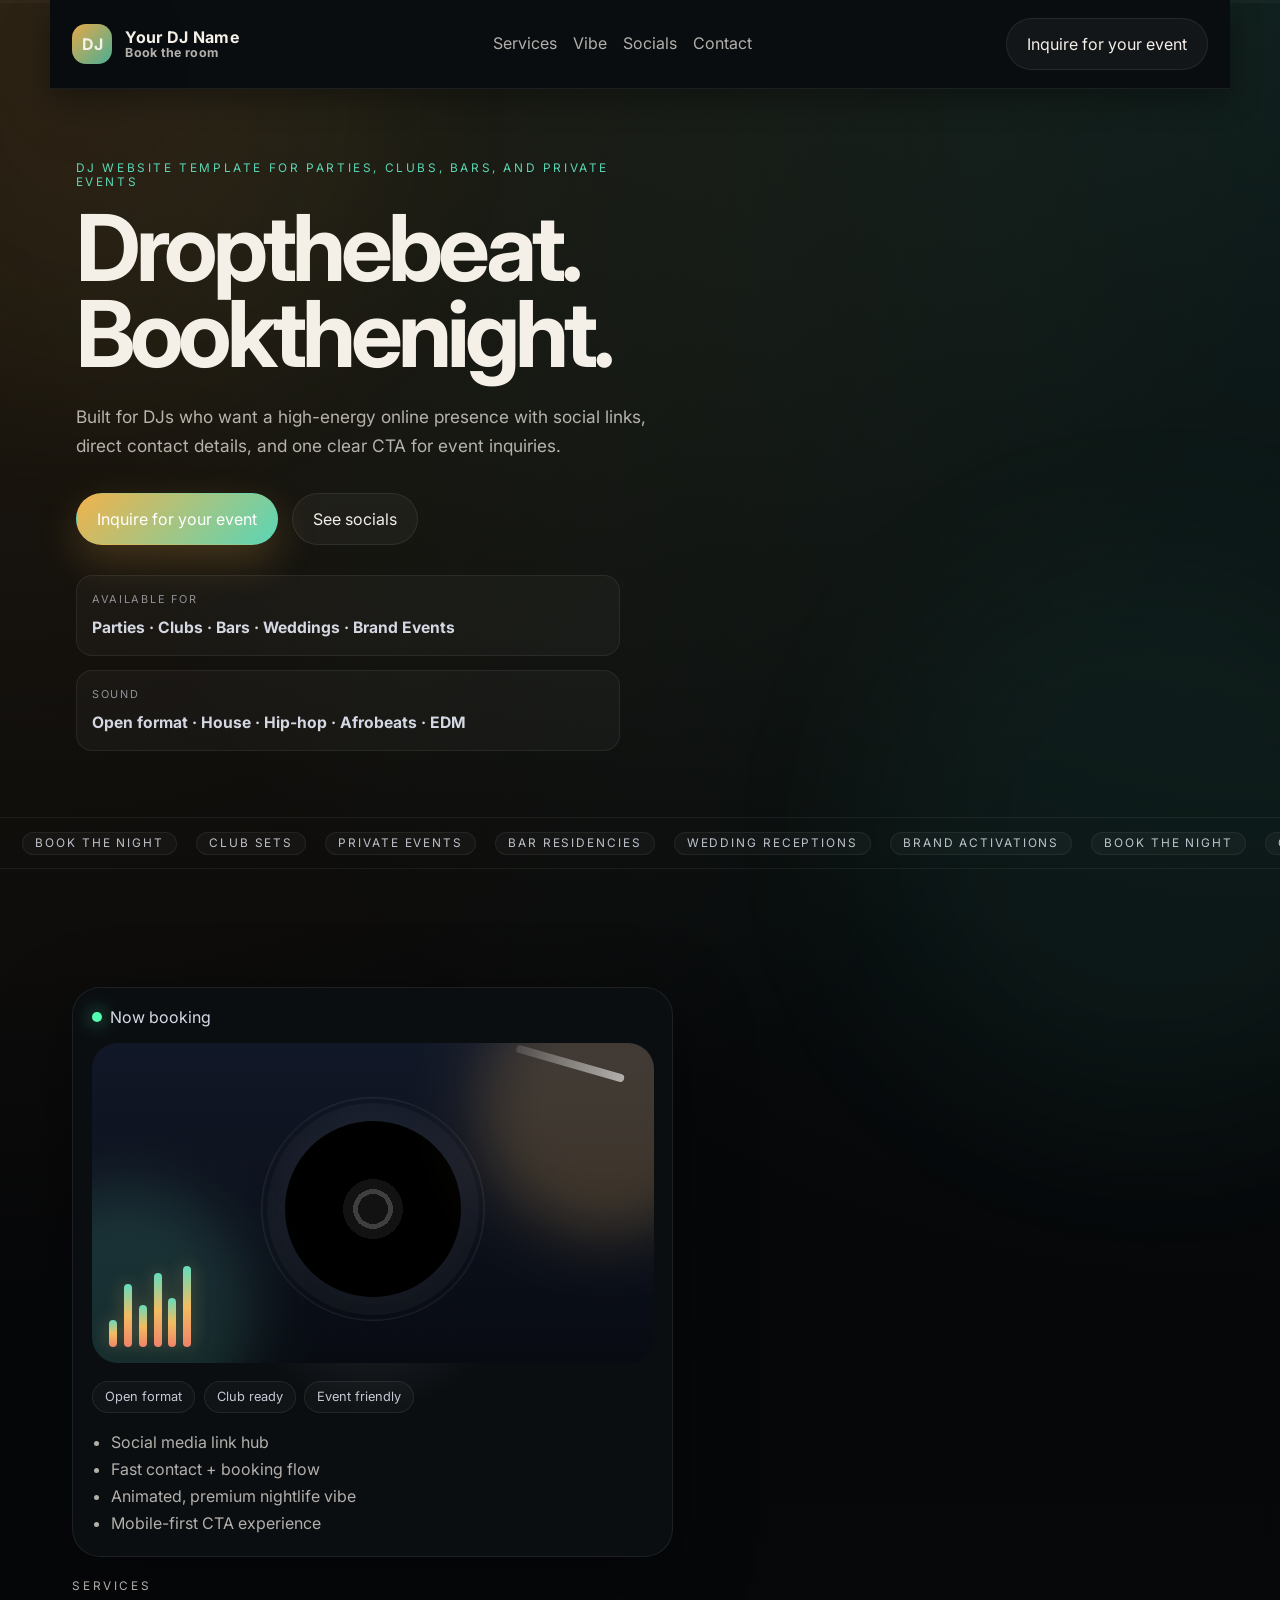
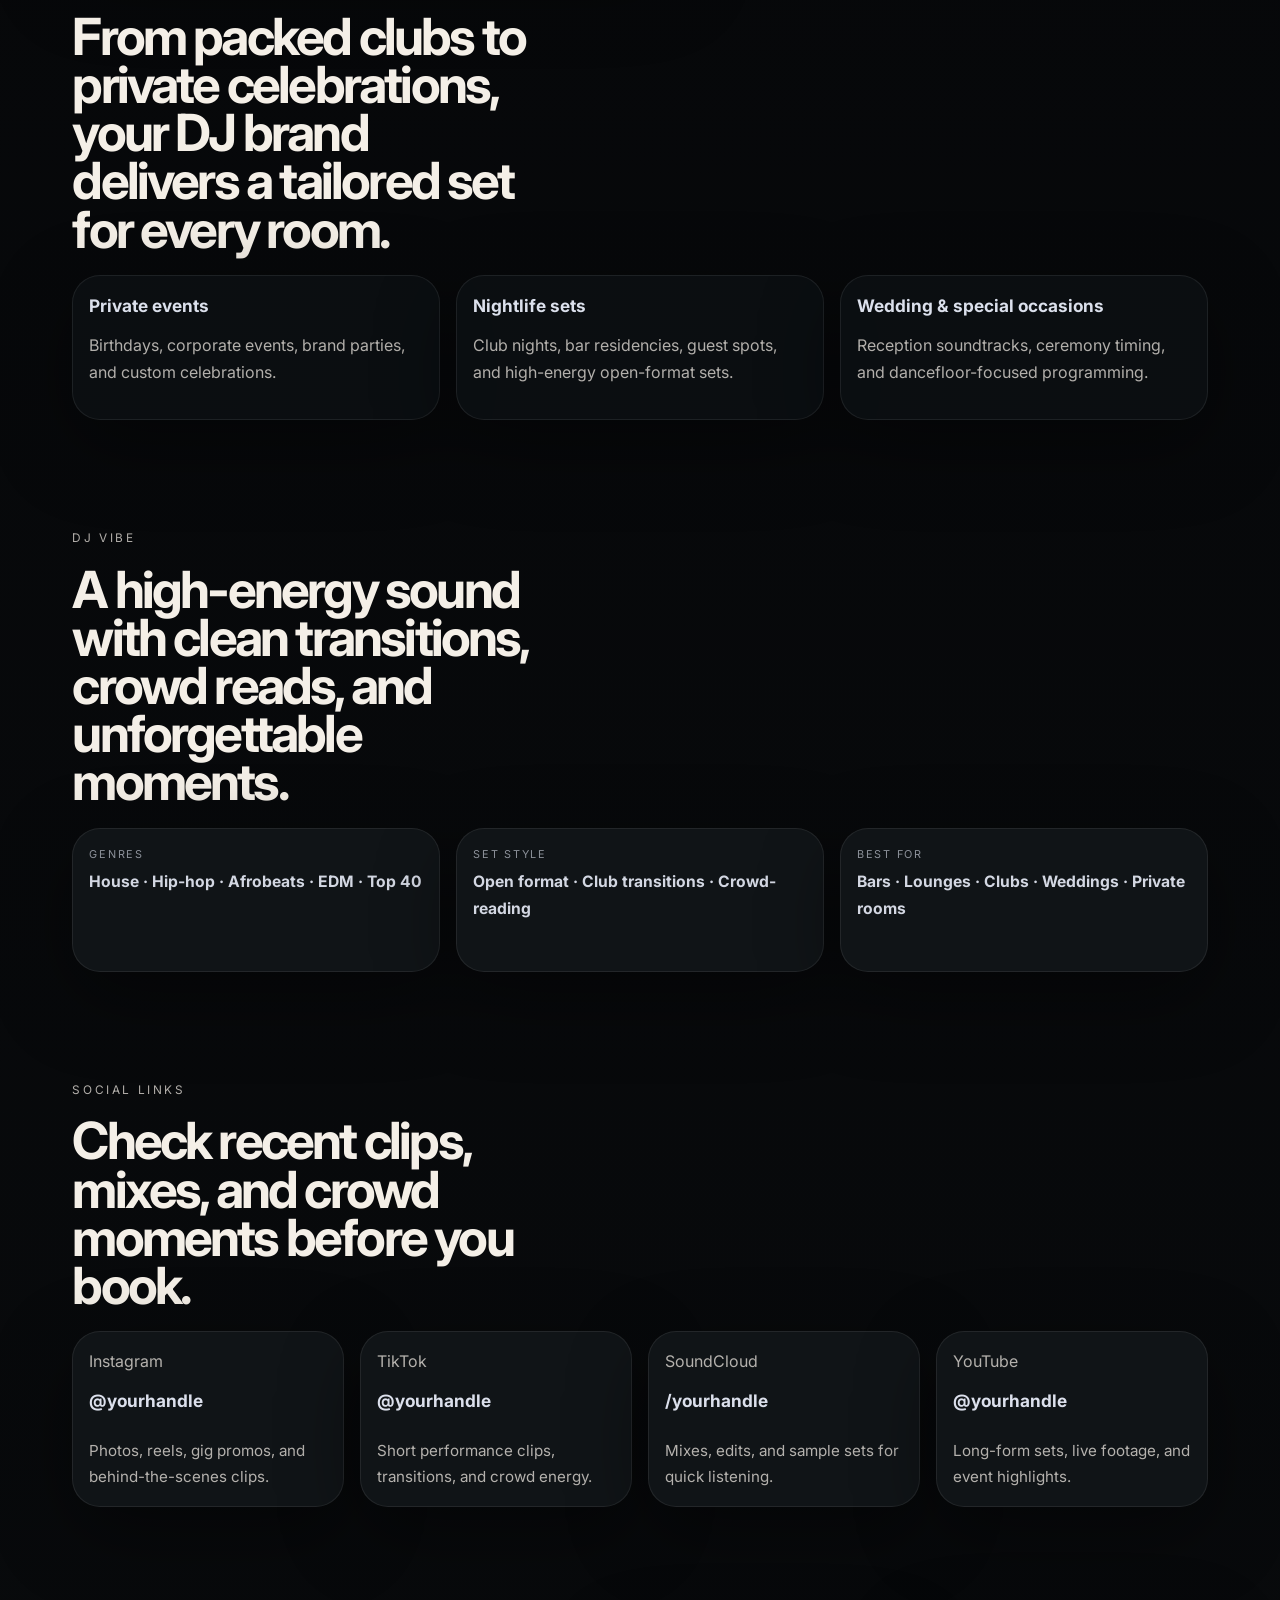
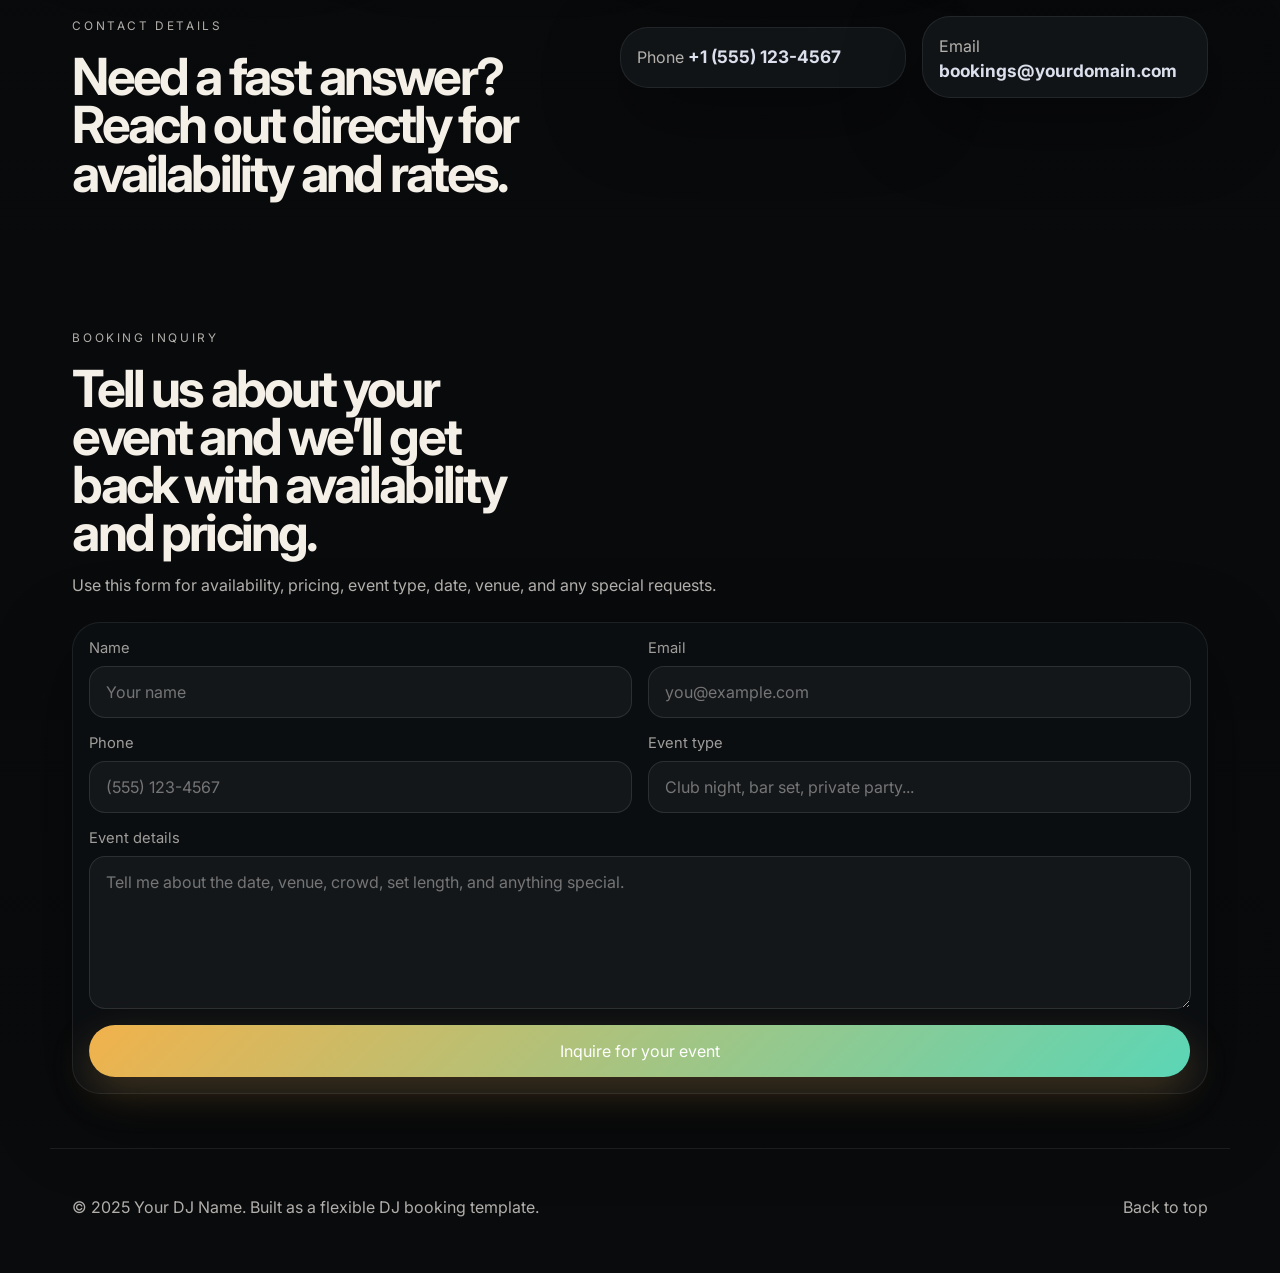
<file: index.html>
<!doctype html>
<html lang="en">
  <head>
    <meta charset="UTF-8" />
    <meta name="viewport" content="width=device-width, initial-scale=1.0" />
    <title>DJ Booking Template | Events, Clubs, Bars & Private Parties</title>
    <meta
      name="description"
      content="A unique, animated DJ website template for parties, clubs, bars, weddings, and private events. Show your socials, services, contact details, and inquiry form."
    />
    <meta property="og:title" content="DJ Booking Template" />
    <meta
      property="og:description"
      content="A premium, motion-rich website template for DJs booking parties, clubs, bars, and private events."
    />
    <meta property="og:type" content="website" />
    <meta name="theme-color" content="#070a10" />
    <link rel="preconnect" href="https://fonts.googleapis.com" />
    <link rel="preconnect" href="https://fonts.gstatic.com" crossorigin />
    <link
      href="https://fonts.googleapis.com/css2?family=Inter:wght@400;500;600;700;800;900&display=swap"
      rel="stylesheet"
    />
    <link rel="stylesheet" href="styles.css" />
    <script defer src="main.js"></script>
  </head>
  <body>
    <div class="progress-bar" aria-hidden="true"><span></span></div>
    <div class="ambient ambient-a" aria-hidden="true"></div>
    <div class="ambient ambient-b" aria-hidden="true"></div>

    <header class="site-header">
      <a class="brand" href="#top" aria-label="DJ booking template home">
        <span class="brand-mark">DJ</span>
        <span class="brand-copy">
          <strong>Your DJ Name</strong>
          <span>Book the room</span>
        </span>
      </a>

      <nav class="nav" aria-label="Primary">
        <a href="#services">Services</a>
        <a href="#vibe">Vibe</a>
        <a href="#socials">Socials</a>
        <a href="#contact">Contact</a>
      </nav>

      <a class="btn btn-ghost" href="#contact">Inquire for your event</a>
    </header>

    <main id="top">
      <section class="hero section reveal" data-hero>
        <div class="hero-copy">
          <p class="eyebrow">DJ website template for parties, clubs, bars, and private events</p>
          <h1 data-split-text>Drop the beat. Book the night.</h1>
          <p class="lede">
            Built for DJs who want a high-energy online presence with social links,
            direct contact details, and one clear CTA for event inquiries.
          </p>

          <div class="hero-actions">
            <a class="btn btn-primary magnetic" href="#contact">Inquire for your event</a>
            <a class="btn btn-secondary magnetic" href="#socials">See socials</a>
          </div>

          <div class="hero-meta">
            <div>
              <span>Available for</span>
              <strong>Parties · Clubs · Bars · Weddings · Brand Events</strong>
            </div>
            <div>
              <span>Sound</span>
              <strong>Open format · House · Hip-hop · Afrobeats · EDM</strong>
            </div>
          </div>
        </div>

        <div class="ticker" aria-hidden="true">
          <div class="ticker-track">
            <span>Book the night</span>
            <span>Club sets</span>
            <span>Private events</span>
            <span>Bar residencies</span>
            <span>Wedding receptions</span>
            <span>Brand activations</span>
            <span>Book the night</span>
            <span>Club sets</span>
            <span>Private events</span>
            <span>Bar residencies</span>
            <span>Wedding receptions</span>
            <span>Brand activations</span>
          </div>
        </div>

        <aside class="hero-card reveal" data-spotlight>
          <div class="card-top">
            <div>
              <span class="status-dot"></span>
              Now booking
            </div>
          </div>

          <div class="deck" aria-hidden="true">
            <div class="deck-platter"></div>
            <div class="deck-tonearm"></div>
            <div class="deck-bars">
              <span></span><span></span><span></span><span></span><span></span><span></span>
            </div>
            <div class="deck-ring"></div>
            <div class="light light-a"></div>
            <div class="light light-b"></div>
          </div>

          <div class="card-badges">
            <span>Open format</span>
            <span>Club ready</span>
            <span>Event friendly</span>
          </div>

          <ul class="card-list">
            <li>Social media link hub</li>
            <li>Fast contact + booking flow</li>
            <li>Animated, premium nightlife vibe</li>
            <li>Mobile-first CTA experience</li>
          </ul>
        </aside>
      </section>

      <section class="section reveal" id="services">
        <div class="section-heading">
          <p class="eyebrow">Services</p>
          <h2>From packed clubs to private celebrations, your DJ brand delivers a tailored set for every room.</h2>
        </div>

        <div class="grid three-up">
          <article class="feature-card reveal">
            <h3>Private events</h3>
            <p>Birthdays, corporate events, brand parties, and custom celebrations.</p>
          </article>
          <article class="feature-card reveal">
            <h3>Nightlife sets</h3>
            <p>Club nights, bar residencies, guest spots, and high-energy open-format sets.</p>
          </article>
          <article class="feature-card reveal">
            <h3>Wedding & special occasions</h3>
            <p>Reception soundtracks, ceremony timing, and dancefloor-focused programming.</p>
          </article>
        </div>
      </section>

      <section class="section reveal" id="vibe">
        <div class="section-heading">
          <p class="eyebrow">DJ vibe</p>
          <h2>A high-energy sound with clean transitions, crowd reads, and unforgettable moments.</h2>
        </div>

        <div class="vibe-grid">
          <article class="vibe-card reveal">
            <span>Genres</span>
            <strong>House · Hip-hop · Afrobeats · EDM · Top 40</strong>
          </article>
          <article class="vibe-card reveal">
            <span>Set style</span>
            <strong>Open format · Club transitions · Crowd-reading</strong>
          </article>
          <article class="vibe-card reveal">
            <span>Best for</span>
            <strong>Bars · Lounges · Clubs · Weddings · Private rooms</strong>
          </article>
        </div>
      </section>

      <section class="section reveal" id="socials">
        <div class="section-heading">
          <p class="eyebrow">Social links</p>
          <h2>Check recent clips, mixes, and crowd moments before you book.</h2>
        </div>

        <div class="social-grid">
          <a class="social-card reveal magnetic" href="https://instagram.com/yourhandle" target="_blank" rel="noreferrer">
            <span>Instagram</span>
            <strong>@yourhandle</strong>
            <p>Photos, reels, gig promos, and behind-the-scenes clips.</p>
          </a>
          <a class="social-card reveal magnetic" href="https://tiktok.com/@yourhandle" target="_blank" rel="noreferrer">
            <span>TikTok</span>
            <strong>@yourhandle</strong>
            <p>Short performance clips, transitions, and crowd energy.</p>
          </a>
          <a class="social-card reveal magnetic" href="https://soundcloud.com/yourhandle" target="_blank" rel="noreferrer">
            <span>SoundCloud</span>
            <strong>/yourhandle</strong>
            <p>Mixes, edits, and sample sets for quick listening.</p>
          </a>
          <a class="social-card reveal magnetic" href="https://youtube.com/@yourhandle" target="_blank" rel="noreferrer">
            <span>YouTube</span>
            <strong>@yourhandle</strong>
            <p>Long-form sets, live footage, and event highlights.</p>
          </a>
        </div>
      </section>

      <section class="section split reveal" id="contact-details">
        <div class="section-heading">
          <p class="eyebrow">Contact details</p>
          <h2>Need a fast answer? Reach out directly for availability and rates.</h2>
        </div>
        <div class="contact-strip">
          <a class="contact-item magnetic" href="tel:+17145551287">
            <span>Phone</span>
            <strong>+1 (555) 123-4567</strong>
          </a>
          <a class="contact-item magnetic" href="mailto:bookings@yourdomain.com">
            <span>Email</span>
            <strong>bookings@yourdomain.com</strong>
          </a>
        </div>
      </section>

      <section class="section reveal" id="contact">
        <div class="section-heading">
          <p class="eyebrow">Booking inquiry</p>
          <h2>Tell us about your event and we’ll get back with availability and pricing.</h2>
          <p>
            Use this form for availability, pricing, event type, date, venue, and any special requests.
          </p>
        </div>

        <form class="contact-form" action="https://formspree.io/f/your-form-id" method="POST">
          <div class="form-grid">
            <label>
              <span>Name</span>
              <input type="text" name="name" placeholder="Your name" required />
            </label>
            <label>
              <span>Email</span>
              <input type="email" name="email" placeholder="you@example.com" required />
            </label>
            <label>
              <span>Phone</span>
              <input type="tel" name="phone" placeholder="(555) 123-4567" />
            </label>
            <label>
              <span>Event type</span>
              <input type="text" name="event_type" placeholder="Club night, bar set, private party..." required />
            </label>
            <label class="full">
              <span>Event details</span>
              <textarea name="message" rows="6" placeholder="Tell me about the date, venue, crowd, set length, and anything special." required></textarea>
            </label>
          </div>
          <button class="btn btn-primary btn-submit magnetic" type="submit">Inquire for your event</button>
        </form>
      </section>
    </main>

    <footer class="site-footer">
      <p>© 2025 Your DJ Name. Built as a flexible DJ booking template.</p>
      <a href="#top">Back to top</a>
    </footer>

    <div class="mobile-cta" aria-label="Quick booking actions">
      <a class="mobile-cta-primary" href="#contact">Inquire for your event</a>
      <a class="mobile-cta-secondary" href="tel:+15551234567">Call</a>
    </div>
  </body>
</html>
</file>
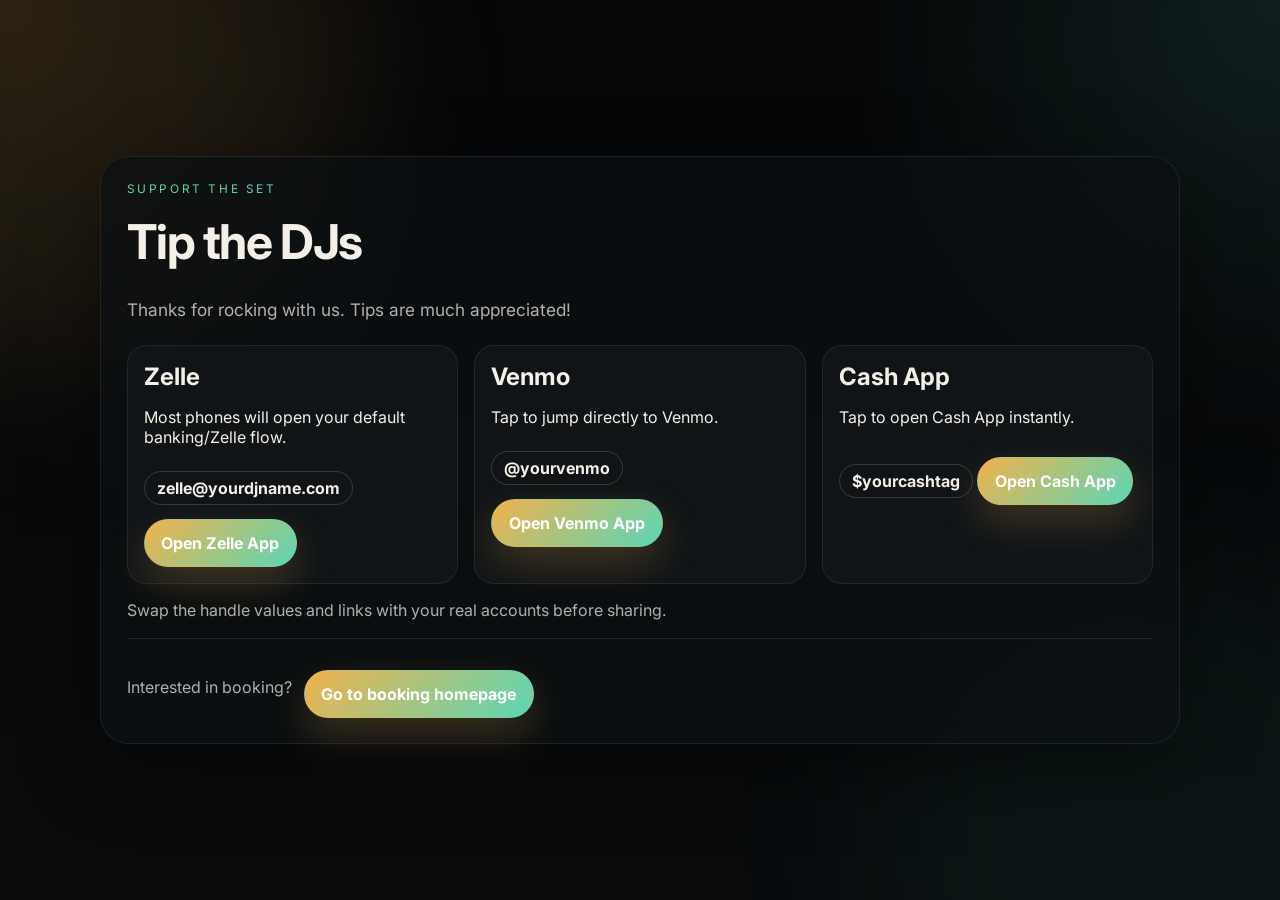
<file: tips/index.html>
<!doctype html>
<html lang="en">
  <head>
    <meta charset="UTF-8" />
    <meta name="viewport" content="width=device-width, initial-scale=1.0" />
    <title>Support the DJs | Your DJ Name</title>
    <meta name="robots" content="noindex, nofollow" />
    <meta name="description" content="Tip the DJs via Zelle, Venmo, or Cash App." />
    <link rel="preconnect" href="https://fonts.googleapis.com" />
    <link rel="preconnect" href="https://fonts.gstatic.com" crossorigin />
    <link
      href="https://fonts.googleapis.com/css2?family=Inter:wght@400;500;600;700;800&display=swap"
      rel="stylesheet"
    />
    <link rel="stylesheet" href="../styles.css" />
  </head>
  <body class="tips-page">
    <div class="ambient ambient-a" aria-hidden="true"></div>
    <div class="ambient ambient-b" aria-hidden="true"></div>

    <main class="tips-wrap reveal is-visible">
      <section class="tips-panel" data-spotlight>
        <p class="eyebrow">Support the set</p>
        <h1>Tip the DJs</h1>
        <p class="lede">Thanks for rocking with us. Tips are much appreciated!</p>

        <div class="tips-grid">
          <article class="tip-card">
            <h2>Zelle</h2>
            <p>Most phones will open your default banking/Zelle flow.</p>
            <div class="tip-handle">zelle@yourdjname.com</div>
            <a
              class="tip-link tip-app-link"
              href="https://www.zellepay.com/"
              data-ios="zelle://"
              data-android="zelle://"
              data-fallback="https://www.zellepay.com/"
            >
              Open Zelle App
            </a>
          </article>

          <article class="tip-card">
            <h2>Venmo</h2>
            <p>Tap to jump directly to Venmo.</p>
            <div class="tip-handle">@yourvenmo</div>
            <a
              class="tip-link tip-app-link"
              href="https://venmo.com/yourvenmo"
              data-ios="venmo://users/yourvenmo"
              data-android="venmo://users/yourvenmo"
              data-fallback="https://venmo.com/yourvenmo"
            >
              Open Venmo App
            </a>
          </article>

          <article class="tip-card">
            <h2>Cash App</h2>
            <p>Tap to open Cash App instantly.</p>
            <div class="tip-handle">$yourcashtag</div>
            <a
              class="tip-link tip-app-link"
              href="https://cash.app/$yourcashtag"
              data-ios="cashapp://cash/$yourcashtag"
              data-android="cashapp://cash/$yourcashtag"
              data-fallback="https://cash.app/$yourcashtag"
            >
              Open Cash App
            </a>
          </article>
        </div>

        <p class="tips-note">
          Swap the handle values and links with your real accounts before sharing.
        </p>

        <div class="tips-booking-cta">
          <p>Interested in booking?</p>
          <a class="tip-link" href="/">Go to booking homepage</a>
        </div>
      </section>
    </main>

    <script>
      (function () {
        const isIOS = /iPhone|iPad|iPod/i.test(navigator.userAgent);
        const isAndroid = /Android/i.test(navigator.userAgent);

        document.querySelectorAll('.tip-app-link').forEach((link) => {
          link.addEventListener('click', (e) => {
            const ios = link.dataset.ios;
            const android = link.dataset.android;
            const fallback = link.dataset.fallback || link.href;
            const deepLink = isIOS ? ios : isAndroid ? android : null;

            if (!deepLink) return;

            e.preventDefault();
            const start = Date.now();
            window.location.href = deepLink;

            setTimeout(() => {
              // if app didn't open, fallback to web
              if (Date.now() - start < 1600) {
                window.location.href = fallback;
              }
            }, 900);
          });
        });
      })();
    </script>
  </body>
</html>
</file>
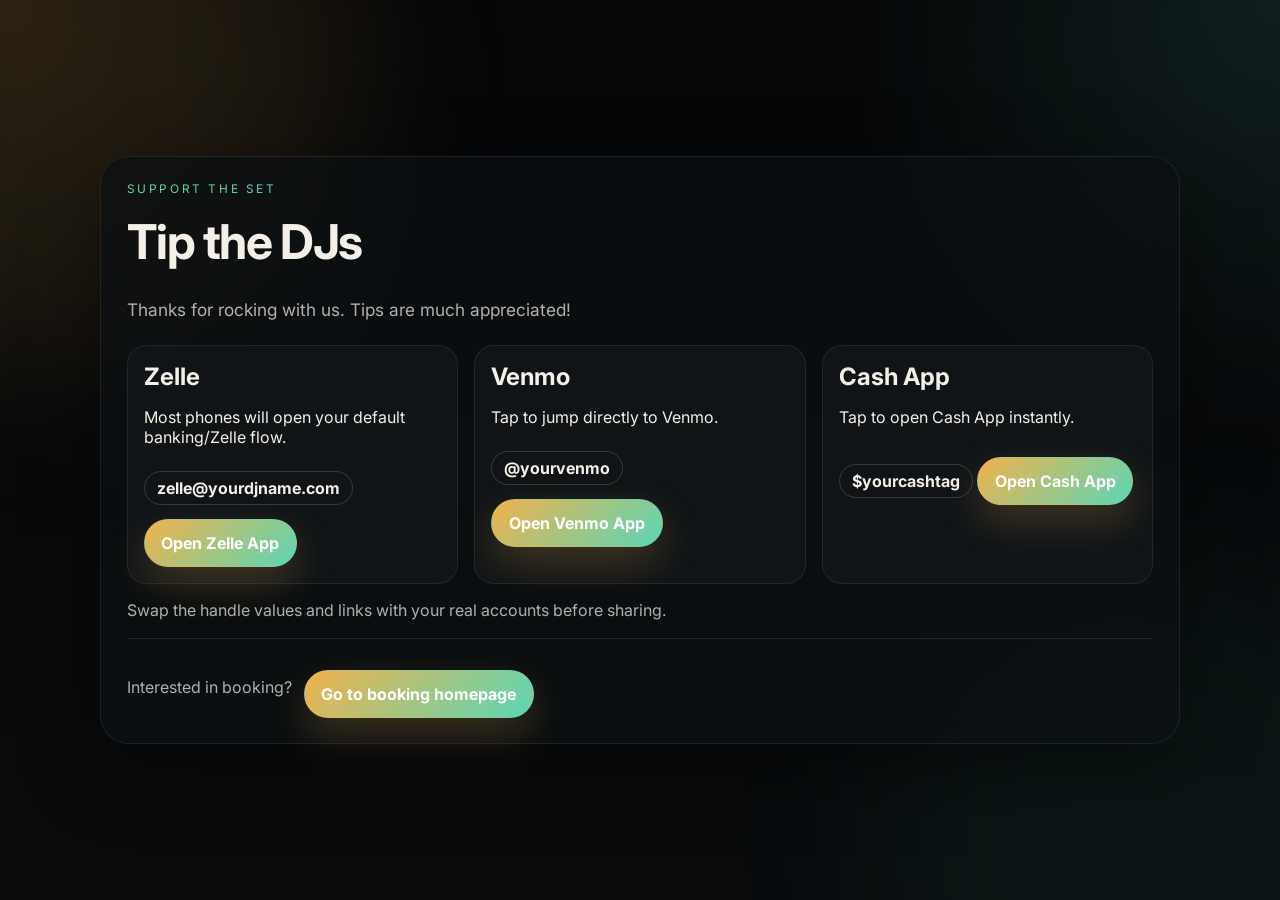
<file: tips.html>
<!doctype html>
<html lang="en">
  <head>
    <meta charset="UTF-8" />
    <meta name="viewport" content="width=device-width, initial-scale=1.0" />
    <title>Support the DJs | Your DJ Name</title>
    <meta name="robots" content="noindex, nofollow" />
    <meta name="description" content="Tip the DJs via Zelle, Venmo, or Cash App." />
    <link rel="preconnect" href="https://fonts.googleapis.com" />
    <link rel="preconnect" href="https://fonts.gstatic.com" crossorigin />
    <link
      href="https://fonts.googleapis.com/css2?family=Inter:wght@400;500;600;700;800&display=swap"
      rel="stylesheet"
    />
    <link rel="stylesheet" href="styles.css" />
  </head>
  <body class="tips-page">
    <div class="ambient ambient-a" aria-hidden="true"></div>
    <div class="ambient ambient-b" aria-hidden="true"></div>

    <main class="tips-wrap reveal is-visible">
      <section class="tips-panel" data-spotlight>
        <p class="eyebrow">Support the set</p>
        <h1>Tip the DJs</h1>
        <p class="lede">Thanks for rocking with us. Tips are much appreciated!</p>

        <div class="tips-grid">
          <article class="tip-card">
            <h2>Zelle</h2>
            <p>Most phones will open your default banking/Zelle flow.</p>
            <div class="tip-handle">zelle@yourdjname.com</div>
            <a
              class="tip-link tip-app-link"
              href="https://www.zellepay.com/"
              data-ios="zelle://"
              data-android="zelle://"
              data-fallback="https://www.zellepay.com/"
            >
              Open Zelle App
            </a>
          </article>

          <article class="tip-card">
            <h2>Venmo</h2>
            <p>Tap to jump directly to Venmo.</p>
            <div class="tip-handle">@yourvenmo</div>
            <a
              class="tip-link tip-app-link"
              href="https://venmo.com/yourvenmo"
              data-ios="venmo://users/yourvenmo"
              data-android="venmo://users/yourvenmo"
              data-fallback="https://venmo.com/yourvenmo"
            >
              Open Venmo App
            </a>
          </article>

          <article class="tip-card">
            <h2>Cash App</h2>
            <p>Tap to open Cash App instantly.</p>
            <div class="tip-handle">$yourcashtag</div>
            <a
              class="tip-link tip-app-link"
              href="https://cash.app/$yourcashtag"
              data-ios="cashapp://cash/$yourcashtag"
              data-android="cashapp://cash/$yourcashtag"
              data-fallback="https://cash.app/$yourcashtag"
            >
              Open Cash App
            </a>
          </article>
        </div>

        <p class="tips-note">
          Swap the handle values and links with your real accounts before sharing.
        </p>

        <div class="tips-booking-cta">
          <p>Interested in booking?</p>
          <a class="tip-link" href="/">Go to booking homepage</a>
        </div>
      </section>
    </main>

    <script>
      (function () {
        const isIOS = /iPhone|iPad|iPod/i.test(navigator.userAgent);
        const isAndroid = /Android/i.test(navigator.userAgent);

        document.querySelectorAll('.tip-app-link').forEach((link) => {
          link.addEventListener('click', (e) => {
            const ios = link.dataset.ios;
            const android = link.dataset.android;
            const fallback = link.dataset.fallback || link.href;
            const deepLink = isIOS ? ios : isAndroid ? android : null;

            if (!deepLink) return;

            e.preventDefault();
            const start = Date.now();
            window.location.href = deepLink;

            setTimeout(() => {
              // if app didn't open, fallback to web
              if (Date.now() - start < 1600) {
                window.location.href = fallback;
              }
            }, 900);
          });
        });
      })();
    </script>
  </body>
</html>
</file>
<file: styles.css>
:root {
  --bg: #06080b;
  --bg-soft: #101418;
  --panel: rgba(12, 16, 19, 0.86);
  --panel-strong: rgba(17, 21, 24, 0.96);
  --border: rgba(255, 255, 255, 0.08);
  --text: #f4efe7;
  --muted: rgba(244, 239, 231, 0.72);
  --accent: #f1b24c;
  --accent-2: #5bd6b6;
  --accent-3: #ef6f55;
  --shadow: 0 24px 80px rgba(0, 0, 0, 0.42);
  --radius-xl: 28px;
  --radius-lg: 20px;
  --radius-md: 16px;
  --mx: 50%;
  --my: 50%;
}

* { box-sizing: border-box; }
html { scroll-behavior: smooth; }
body {
  margin: 0;
  font-family: Inter, system-ui, -apple-system, BlinkMacSystemFont, sans-serif;
  color: var(--text);
  background:
    radial-gradient(circle at top left, rgba(241, 178, 76, 0.12), transparent 28%),
    radial-gradient(circle at top right, rgba(91, 214, 182, 0.12), transparent 28%),
    linear-gradient(180deg, #050608 0%, #090b0d 100%);
  min-height: 100vh;
  overflow-x: hidden;
}

a { color: inherit; text-decoration: none; }
button, input, textarea { font: inherit; }

.progress-bar {
  position: fixed;
  top: 0;
  left: 0;
  width: 100%;
  height: 3px;
  z-index: 20;
  background: rgba(255,255,255,0.03);
}
.progress-bar span {
  display: block;
  height: 100%;
  width: 0;
  background: linear-gradient(90deg, var(--accent), var(--accent-2), var(--accent-3));
  box-shadow: 0 0 20px rgba(241, 178, 76, 0.28);
}

.ambient {
  position: fixed;
  width: 36rem;
  height: 36rem;
  border-radius: 50%;
  filter: blur(90px);
  opacity: 0.34;
  pointer-events: none;
  z-index: 0;
  transform: translate3d(0, 0, 0);
}
.ambient-a { top: -11rem; left: -12rem; background: rgba(241, 178, 76, 0.16); }
.ambient-b { bottom: -14rem; right: -10rem; background: rgba(91, 214, 182, 0.16); }

.site-header,
main,
.site-footer {
  position: relative;
}

main,
.site-footer {
  z-index: 0;
}

.site-header {
  max-width: 1180px;
  margin: 0 auto;
  padding: 1.1rem 1.4rem;
  display: flex;
  align-items: center;
  justify-content: space-between;
  gap: 1rem;
  position: sticky;
  top: 0;
  z-index: 1000;
  background: #0a0d10;
  border-bottom: 1px solid rgba(255,255,255,0.08);
  box-shadow: 0 10px 32px rgba(0, 0, 0, 0.32);
  transition: transform 220ms ease;
}
.brand {
  display: inline-flex;
  align-items: center;
  gap: 0.8rem;
  font-weight: 700;
  letter-spacing: 0.02em;
}
.brand-mark {
  width: 2.5rem;
  height: 2.5rem;
  display: grid;
  place-items: center;
  border-radius: 14px;
  background: linear-gradient(135deg, rgba(241, 178, 76, 0.95), rgba(91, 214, 182, 0.8));
  box-shadow: var(--shadow);
}
.brand-copy {
  display: grid;
  line-height: 1.05;
}
.brand-copy strong { font-size: 1rem; }
.brand-copy span { color: var(--muted); font-size: 0.78rem; }

.nav {
  display: flex;
  align-items: center;
  gap: 1rem;
  color: var(--muted);
}
.nav a {
  position: relative;
  padding-bottom: 0.15rem;
}
.nav a::after {
  content: '';
  position: absolute;
  left: 0;
  bottom: 0;
  width: 100%;
  height: 1px;
  background: linear-gradient(90deg, transparent, rgba(255,255,255,0.8), transparent);
  transform: scaleX(0);
  transform-origin: center;
  transition: transform 180ms ease;
}
.nav a:hover::after { transform: scaleX(1); }

.section,
.site-footer {
  max-width: 1180px;
  margin: 0 auto;
  padding: 3.4rem 1.4rem;
}
.hero {
  padding-top: 3.4rem;
  display: grid;
  grid-template-columns: 1fr;
  gap: 1rem;
  align-items: stretch;
  min-height: auto;
}

/* Desktop polish: keep hero balanced so web view doesn't feel stacked/funky */
@media (min-width: 1081px) {
  .hero {
    grid-template-columns: minmax(0, 1.08fr) minmax(0, 0.92fr);
    gap: 1.4rem;
    align-items: start;
  }

  .hero-copy {
    padding-right: 1.2rem;
  }

  .hero-card {
    margin-top: 0.4rem;
    position: sticky;
    top: 5.6rem;
  }

  .ticker {
    grid-column: 1 / -1;
    margin-top: 0.8rem;
  }

  .section-heading h2 {
    max-width: 18ch;
  }

  .split {
    grid-template-columns: minmax(0, 1fr) minmax(0, 1.15fr);
    gap: 1.25rem;
  }
}
.hero-copy,
.hero-card,
.feature-card,
.vibe-card,
.social-card,
.contact-item,
.contact-form {
  border-radius: var(--radius-xl);
  border: 1px solid var(--border);
  background: var(--panel);
  box-shadow: var(--shadow);
}
.hero-copy {
  padding: 1.1rem 0.2rem;
  background: transparent;
  border: 0;
  box-shadow: none;
  max-width: none;
}
.hero-copy h1,
.section-heading h2 {
  margin: 0;
  line-height: 0.94;
  letter-spacing: -0.055em;
}
.hero-copy h1 { font-size: clamp(3.1rem, 7.2vw, 6.8rem); max-width: 11ch; }
.section-heading h2 { font-size: clamp(2rem, 4vw, 3.45rem); max-width: 14ch; }
.eyebrow {
  margin: 0 0 1rem;
  text-transform: uppercase;
  letter-spacing: 0.22em;
  font-size: 0.74rem;
  color: var(--accent-2);
}
.lede,
.section-heading p,
.card-list,
.contact-item span,
.social-card span,
.feature-card p,
.vibe-card span,
.vibe-card strong,
.hero-meta span,
.hero-meta strong,
.footer-copy,
.social-card p {
  color: var(--muted);
  line-height: 1.7;
}
.lede { max-width: 60ch; font-size: 1.08rem; margin: 1.5rem 0 0; }
.hero-actions {
  display: flex;
  flex-wrap: wrap;
  gap: 0.9rem;
  margin-top: 2rem;
}
.btn {
  display: inline-flex;
  align-items: center;
  justify-content: center;
  min-height: 3.25rem;
  padding: 0.95rem 1.25rem;
  border-radius: 999px;
  border: 1px solid transparent;
  transition: transform 180ms ease, border-color 180ms ease, background 180ms ease, box-shadow 180ms ease;
}
.btn:hover { transform: translateY(-2px); }
.btn-primary {
  background: linear-gradient(135deg, var(--accent), var(--accent-2));
  color: white;
  box-shadow: 0 16px 40px rgba(241, 178, 76, 0.22);
}
.btn-secondary,
.btn-ghost {
  background: rgba(255,255,255,0.04);
  border-color: var(--border);
}
.btn-secondary:hover,
.btn-ghost:hover { border-color: rgba(255,255,255,0.22); }
.hero-meta {
  margin-top: 1.9rem;
  display: grid;
  grid-template-columns: 1fr;
  gap: 0.9rem;
  max-width: 34rem;
}
.hero-meta div {
  padding: 0.85rem 0.95rem;
  border-radius: var(--radius-md);
  background: rgba(255,255,255,0.03);
  border: 1px solid rgba(255,255,255,0.07);
}
.hero-meta span,
.vibe-card span {
  display: block;
  text-transform: uppercase;
  letter-spacing: 0.16em;
  font-size: 0.68rem;
  margin-bottom: 0.4rem;
  color: rgba(238,242,255,0.56);
}
.hero-meta strong,
.vibe-card strong { font-size: 0.98rem; color: rgba(238,242,255,0.88); }
.ticker {
  margin-top: 1.6rem;
  overflow: hidden;
  width: 100vw;
  max-width: 100vw;
  margin-left: calc(50% - 50vw);
  margin-right: calc(50% - 50vw);
  padding: 0.85rem max(1.4rem, env(safe-area-inset-left)) 0.85rem max(1.4rem, env(safe-area-inset-right));
  border-top: 1px solid rgba(255,255,255,0.06);
  border-bottom: 1px solid rgba(255,255,255,0.06);
}
.ticker-track {
  display: inline-flex;
  gap: 1.2rem;
  white-space: nowrap;
  animation: marquee 18s linear infinite;
  text-transform: uppercase;
  letter-spacing: 0.16em;
  font-size: 0.74rem;
  color: rgba(238,242,255,0.78);
}
.ticker-track span {
  padding: 0.2rem 0.75rem;
  border-radius: 999px;
  background: rgba(255,255,255,0.03);
  border: 1px solid rgba(255,255,255,0.06);
}
.hero-card {
  position: relative;
  padding: 1.15rem;
  backdrop-filter: blur(20px);
  overflow: hidden;
  width: 100%;
}
.hero-card::before {
  content: '';
  position: absolute;
  inset: 0;
  background: radial-gradient(circle at var(--mx) var(--my), rgba(255,255,255,0.12), transparent 34%);
  pointer-events: none;
}
.card-top,
.contact-strip {
  display: flex;
  align-items: center;
  justify-content: space-between;
  gap: 1rem;
}
.card-top { position: relative; z-index: 1; }
.card-top > div { display: inline-flex; align-items: center; gap: 0.55rem; color: rgba(238,242,255,0.9); }
.status-dot {
  width: 0.62rem;
  height: 0.62rem;
  border-radius: 50%;
  background: #53ffb1;
  box-shadow: 0 0 18px rgba(83,255,177,0.75);
}
.pill {
  padding: 0.35rem 0.75rem;
  border-radius: 999px;
  background: rgba(255,255,255,0.08);
  font-size: 0.82rem;
}
.deck {
  position: relative;
  height: 20rem;
  margin: 1rem 0 1.15rem;
  border-radius: 26px;
  overflow: hidden;
  background:
    radial-gradient(circle at center, rgba(255,255,255,0.08), transparent 32%),
    linear-gradient(180deg, rgba(18,25,41,0.95), rgba(8,11,18,0.98));
}
.deck::after {
  content: '';
  position: absolute;
  inset: 0;
  background-image:
    linear-gradient(rgba(255,255,255,0.03) 1px, transparent 1px),
    linear-gradient(90deg, rgba(255,255,255,0.03) 1px, transparent 1px);
  background-size: 30px 30px;
  opacity: 0.18;
  pointer-events: none;
}
.deck-platter,
.deck-ring {
  position: absolute;
  left: 50%;
  top: 52%;
  transform: translate(-50%, -50%);
  border-radius: 50%;
}
.deck-platter {
  width: 11rem;
  height: 11rem;
  background:
    radial-gradient(circle at center, #121212 0 12%, #3f3f3f 12% 16%, #121212 16% 24%, #000 24% 100%);
  box-shadow: 0 0 0 18px rgba(255,255,255,0.03);
  animation: spin 18s linear infinite;
}
.deck-ring {
  width: 14rem;
  height: 14rem;
  border: 1px solid rgba(255,255,255,0.08);
  box-shadow: inset 0 0 0 1px rgba(255,255,255,0.03);
}
.deck-tonearm {
  position: absolute;
  right: 1.9rem;
  top: 2rem;
  width: 7rem;
  height: 0.5rem;
  border-radius: 999px;
  background: linear-gradient(90deg, rgba(255,255,255,0.12), rgba(255,255,255,0.6));
  transform: rotate(16deg);
  transform-origin: right center;
  animation: nod 5.8s ease-in-out infinite;
}
.deck-bars {
  position: absolute;
  left: 1.1rem;
  bottom: 1rem;
  display: flex;
  align-items: end;
  gap: 0.42rem;
  height: 5.5rem;
}
.deck-bars span {
  width: 0.5rem;
  border-radius: 999px;
  background: linear-gradient(180deg, var(--accent-2), var(--accent), var(--accent-3));
  box-shadow: 0 0 18px rgba(241, 178, 76, 0.32);
  animation: bounce 1.2s ease-in-out infinite;
}
.deck-bars span:nth-child(1) { height: 30%; animation-delay: -0.1s; }
.deck-bars span:nth-child(2) { height: 72%; animation-delay: -0.35s; }
.deck-bars span:nth-child(3) { height: 48%; animation-delay: -0.6s; }
.deck-bars span:nth-child(4) { height: 84%; animation-delay: -0.2s; }
.deck-bars span:nth-child(5) { height: 56%; animation-delay: -0.45s; }
.deck-bars span:nth-child(6) { height: 92%; animation-delay: -0.75s; }
.light {
  position: absolute;
  width: 16rem;
  height: 16rem;
  border-radius: 50%;
  filter: blur(30px);
  opacity: 0.6;
  mix-blend-mode: screen;
}
.light-a { right: -5rem; top: -4rem; background: rgba(241,178,76,0.36); animation: float 8s ease-in-out infinite; }
.light-b { left: -6rem; bottom: -5rem; background: rgba(91,214,182,0.28); animation: float 9s ease-in-out infinite reverse; }
.card-badges {
  display: flex;
  flex-wrap: wrap;
  gap: 0.55rem;
  margin-bottom: 1rem;
}
.card-badges span,
.vibe-card,
.social-card,
.contact-item {
  background: var(--panel-strong);
}
.card-badges span {
  padding: 0.45rem 0.75rem;
  border-radius: 999px;
  border: 1px solid rgba(255,255,255,0.08);
  color: rgba(238,242,255,0.82);
  font-size: 0.8rem;
}
.card-list {
  margin: 0;
  padding-left: 1.2rem;
  position: relative;
  z-index: 1;
}
.section-heading { margin-bottom: 1.4rem; }
.grid.three-up,
.social-grid,
.vibe-grid {
  display: grid;
  gap: 1rem;
}
.grid.three-up { grid-template-columns: repeat(3, minmax(0, 1fr)); }
.vibe-grid { grid-template-columns: repeat(3, minmax(0, 1fr)); }
.feature-card,
.vibe-card,
.social-card,
.contact-item {
  padding: 1rem;
}
.feature-card h3,
.social-card strong,
.contact-item strong {
  margin: 0.2rem 0 0;
  font-size: 1.08rem;
  color: rgba(238,242,255,0.92);
}
.vibe-card {
  min-height: 9rem;
  display: grid;
  align-content: start;
}
.social-grid { grid-template-columns: repeat(4, minmax(0, 1fr)); }
.social-card {
  min-height: 11rem;
  display: flex;
  flex-direction: column;
  justify-content: space-between;
  transition: transform 180ms ease, border-color 180ms ease;
}
.social-card p {
  margin: 1rem 0 0;
  font-size: 0.95rem;
}
.social-card:hover,
.contact-item:hover,
.vibe-card:hover { border-color: rgba(255,255,255,0.22); transform: translateY(-3px); }
.split { display: grid; grid-template-columns: 0.95fr 1.05fr; gap: 1rem; align-items: start; }
.contact-strip { display: grid; grid-template-columns: repeat(2, minmax(0, 1fr)); gap: 1rem; }
.contact-item {
  display: block;
  transition: transform 180ms ease, border-color 180ms ease;
}
.contact-form { padding: 1rem; }
.form-grid {
  display: grid;
  grid-template-columns: repeat(2, minmax(0, 1fr));
  gap: 1rem;
}
label { display: grid; gap: 0.55rem; }
label span {
  color: rgba(244, 239, 231, 0.64);
  font-size: 0.92rem;
}
input,
textarea {
  width: 100%;
  border: 1px solid rgba(255,255,255,0.1);
  border-radius: 16px;
  background: rgba(255,255,255,0.04);
  color: var(--text);
  padding: 0.95rem 1rem;
  outline: none;
}
input:focus,
textarea:focus {
  border-color: rgba(91, 214, 182, 0.55);
  box-shadow: 0 0 0 4px rgba(91, 214, 182, 0.16);
}
.full { grid-column: 1 / -1; }
.btn-submit { margin-top: 1rem; width: 100%; }
.site-footer {
  display: flex;
  justify-content: space-between;
  align-items: center;
  gap: 1rem;
  padding-top: 2rem;
  padding-bottom: 2.5rem;
  border-top: 1px solid rgba(255,255,255,0.08);
  color: var(--muted);
}
.site-footer a:hover { color: white; }

/* Hidden tip page (share via direct link /tips.html or QR only) */
.tips-page {
  min-height: 100vh;
  display: grid;
  place-items: center;
  padding: 2rem 1rem;
  background:
    radial-gradient(circle at top left, rgba(241, 178, 76, 0.12), transparent 28%),
    radial-gradient(circle at top right, rgba(91, 214, 182, 0.12), transparent 28%),
    linear-gradient(180deg, #050608 0%, #090b0d 100%);
}
.tips-wrap {
  width: min(1080px, 100%);
  position: relative;
  z-index: 1;
}
.tips-panel {
  border-radius: var(--radius-xl);
  border: 1px solid var(--border);
  background: rgba(12, 16, 19, 0.76);
  box-shadow: var(--shadow);
  backdrop-filter: blur(14px);
  padding: clamp(1rem, 2vw, 2rem);
}
.tips-panel h1 {
  margin: 0;
  font-size: clamp(2rem, 4vw, 3rem);
  letter-spacing: -0.03em;
}
.tips-grid {
  margin-top: 1.25rem;
  display: grid;
  grid-template-columns: repeat(3, minmax(0, 1fr));
  gap: 1rem;
}
.tip-card {
  border-radius: var(--radius-lg);
  border: 1px solid var(--border);
  background: var(--panel-strong);
  padding: 1rem;
}
.tip-card h2 {
  margin: 0;
}
.tip-handle {
  margin-top: 0.55rem;
  display: inline-flex;
  border: 1px solid rgba(255,255,255,0.16);
  border-radius: 999px;
  padding: 0.35rem 0.75rem;
  font-weight: 700;
}
.tip-link {
  margin-top: 0.9rem;
  min-height: 3rem;
  border-radius: 999px;
  border: 1px solid transparent;
  display: inline-flex;
  align-items: center;
  justify-content: center;
  padding: 0.75rem 1.05rem;
  font-weight: 700;
  color: #fff;
  background: linear-gradient(135deg, var(--accent), var(--accent-2));
  box-shadow: 0 16px 40px rgba(241, 178, 76, 0.22);
  transition: transform 180ms ease, border-color 180ms ease, filter 180ms ease;
}
.tip-link:hover {
  transform: translateY(-2px);
  filter: brightness(1.06);
}
.tips-note {
  margin-top: 1rem;
  color: var(--muted);
}
.tips-booking-cta {
  margin-top: 1.15rem;
  padding-top: 1rem;
  border-top: 1px solid rgba(255,255,255,0.1);
  display: flex;
  flex-wrap: wrap;
  align-items: center;
  gap: 0.75rem;
}
.tips-booking-cta p {
  margin: 0;
  color: var(--muted);
}

.reveal {
  opacity: 0;
  transform: translateY(26px);
  transition: opacity 600ms ease, transform 600ms ease;
}
.reveal.is-visible {
  opacity: 1;
  transform: translateY(0);
}
.magnetic {
  will-change: transform;
  transform: translate3d(0, 0, 0);
}
[data-split-text] {
  display: inline-block;
}
@keyframes marquee {
  from { transform: translateX(0); }
  to { transform: translateX(-50%); }
}
@keyframes spin {
  from { transform: translate(-50%, -50%) rotate(0deg); }
  to { transform: translate(-50%, -50%) rotate(360deg); }
}
@keyframes nod {
  0%, 100% { transform: rotate(16deg); }
  50% { transform: rotate(22deg); }
}
@keyframes bounce {
  0%, 100% { transform: scaleY(0.75); }
  50% { transform: scaleY(1.15); }
}
@keyframes float {
  0%, 100% { transform: translate3d(0, 0, 0) scale(1); }
  50% { transform: translate3d(0, 10px, 0) scale(1.06); }
}

@media (max-width: 1080px) {
  .hero,
  .split,
  .grid.three-up,
  .social-grid,
  .vibe-grid,
  .contact-strip,
  .form-grid,
  .tips-grid { grid-template-columns: 1fr; }
  .hero { min-height: auto; padding-top: 2.5rem; }
  .hero-copy h1 { max-width: 100%; }
  .site-header { flex-wrap: wrap; justify-content: center; }
  .nav { order: 3; width: 100%; justify-content: center; }
  .section, .site-footer { padding-inline: 1rem; }
  .site-footer { flex-direction: column; text-align: center; }
}

@media (max-width: 760px) {
  html,
  body {
    width: 100%;
    max-width: 100%;
    overflow-x: clip;
  }
  main {
    width: 100%;
    max-width: 100%;
    overflow-x: clip;
  }
  * {
    min-width: 0;
  }
  .site-header {
    width: 100%;
    max-width: 100%;
    padding: 0.85rem 1rem;
    justify-content: space-between;
    gap: 0.65rem;
  }
  .brand-copy span,
  .btn-ghost,
  .nav {
    display: none;
  }
  .brand-mark {
    width: 2.15rem;
    height: 2.15rem;
    border-radius: 12px;
  }
  .hero,
  .section,
  .site-footer {
    width: 100%;
    max-width: 100%;
  }
  .hero {
    display: flex;
    flex-direction: column;
    align-items: stretch;
    padding-top: 1.4rem;
    gap: 0.9rem;
    min-height: auto;
  }
  .hero-copy {
    padding: 0;
    text-align: center;
  }
  .hero-copy h1 {
    font-size: clamp(2.4rem, 10vw, 3.9rem);
    max-width: 10ch;
    margin-inline: auto;
  }
  .lede {
    font-size: 1rem;
    margin-top: 1.1rem;
    margin-inline: auto;
    max-width: 34ch;
  }
  .hero-actions {
    flex-direction: column;
    gap: 0.7rem;
    margin-top: 1.4rem;
  }
  .btn { width: 100%; }
  .hero-meta {
    margin-top: 1.05rem;
    gap: 0.65rem;
    max-width: 100%;
  }
  .hero-meta div {
    text-align: left;
  }
  .ticker {
    width: 100vw;
    max-width: 100vw;
    display: block;
    margin: 1rem 0 0;
    margin-left: calc(50% - 50vw);
    margin-right: calc(50% - 50vw);
    padding: 0.55rem max(1rem, env(safe-area-inset-left)) 0.55rem max(1rem, env(safe-area-inset-right));
    overflow: hidden;
    border-top-color: rgba(255,255,255,0.05);
    border-bottom-color: rgba(255,255,255,0.05);
  }
  .ticker-track {
    gap: 0.55rem;
    font-size: 0.58rem;
    animation-duration: 22s;
  }
  .ticker-track span {
    padding: 0.15rem 0.55rem;
  }
  .hero-card {
    display: block;
    width: 100%;
    margin: 0;
    padding: 0.9rem;
    border-radius: 22px;
    transform: none;
    transform-origin: center top;
  }
  .deck {
    height: 11.5rem;
    margin: 0.85rem 0 0.95rem;
  }
  .deck-platter { width: 6.8rem; height: 6.8rem; }
  .deck-ring { width: 9.2rem; height: 9.2rem; }
  .deck-tonearm {
    width: 4.5rem;
    right: 1rem;
    top: 1rem;
  }
  .deck-bars {
    left: 0.75rem;
    bottom: 0.7rem;
    height: 4rem;
    gap: 0.26rem;
  }
  .deck-bars span { width: 0.34rem; }
  .light { width: 9.5rem; height: 9.5rem; filter: blur(18px); }
  .card-badges { gap: 0.35rem; margin-bottom: 0.7rem; }
  .card-badges span { font-size: 0.7rem; padding: 0.32rem 0.5rem; }
  .grid.three-up,
  .vibe-grid,
  .social-grid,
  .contact-strip,
  .form-grid {
    grid-template-columns: 1fr;
  }
  .contact-strip {
    display: grid;
  }
  .section,
  .site-footer {
    padding: 2.35rem 1rem;
  }
  .section-heading {
    margin-bottom: 1.1rem;
    text-align: center;
  }
  .section-heading h2 {
    font-size: clamp(1.55rem, 7.8vw, 2.25rem);
    max-width: 14ch;
    margin-inline: auto;
  }
  .section-heading p {
    max-width: 40ch;
    margin-inline: auto;
  }
  .feature-card,
  .vibe-card,
  .social-card,
  .contact-item,
  .contact-form {
    padding: 1rem;
  }
  .feature-card,
  .vibe-card,
  .social-card,
  .contact-item,
  .contact-form,
  .contact-strip,
  .grid.three-up,
  .vibe-grid,
  .social-grid {
    width: 100%;
  }
  .social-card { min-height: auto; }
  .contact-form { padding-bottom: 1rem; }
  .site-footer {
    padding-bottom: 7rem;
    gap: 0.5rem;
    text-align: center;
  }
  .mobile-cta {
    position: fixed;
    left: 0.75rem;
    right: 0.75rem;
    bottom: calc(0.55rem + env(safe-area-inset-bottom));
    z-index: 30;
    display: grid;
    grid-template-columns: 1.55fr 0.8fr;
    gap: 0.5rem;
    padding: 0.5rem;
    border-radius: 18px;
    background: rgba(8, 11, 18, 0.76);
    border: 1px solid rgba(255,255,255,0.08);
    backdrop-filter: blur(16px);
    box-shadow: 0 16px 45px rgba(0,0,0,0.32);
  }
  .mobile-cta a {
    min-height: 2.7rem;
    display: inline-flex;
    align-items: center;
    justify-content: center;
    border-radius: 999px;
    font-size: 0.94rem;
    font-weight: 700;
  }
  .mobile-cta-primary {
    background: linear-gradient(135deg, var(--accent), var(--accent-2));
    color: #fff;
  }
  .mobile-cta-secondary {
    background: rgba(255,255,255,0.06);
    border: 1px solid rgba(255,255,255,0.08);
  }
}

@media (max-width: 430px) {
  .site-header {
    padding: 0.72rem 0.85rem;
  }
  .hero {
    padding-top: 1rem;
  }
  .eyebrow {
    font-size: 0.66rem;
    letter-spacing: 0.16em;
    margin-bottom: 0.75rem;
  }
  .hero-copy h1 {
    font-size: clamp(2.1rem, 10vw, 3.25rem);
    max-width: 9.3ch;
    line-height: 0.98;
  }
  .lede {
    font-size: 0.94rem;
    line-height: 1.6;
  }
  .hero-actions {
    margin-top: 1.1rem;
  }
  .hero-meta div {
    padding: 0.8rem 0.85rem;
  }
  .section,
  .site-footer {
    padding-top: 2.05rem;
    padding-bottom: 7rem;
  }
  .section-heading h2 {
    font-size: clamp(1.4rem, 7.8vw, 1.95rem);
    line-height: 1.02;
  }
  .card-list,
  .social-card p,
  .feature-card p {
    font-size: 0.95rem;
  }
  .mobile-cta {
    grid-template-columns: 1.45fr 0.85fr;
  }
}

@media (min-width: 761px) {
  .mobile-cta { display: none; }
}

@media (prefers-reduced-motion: reduce) {
  html { scroll-behavior: auto; }
  *, *::before, *::after { animation: none !important; transition: none !important; }
  .reveal { opacity: 1; transform: none; }
}
</file>
